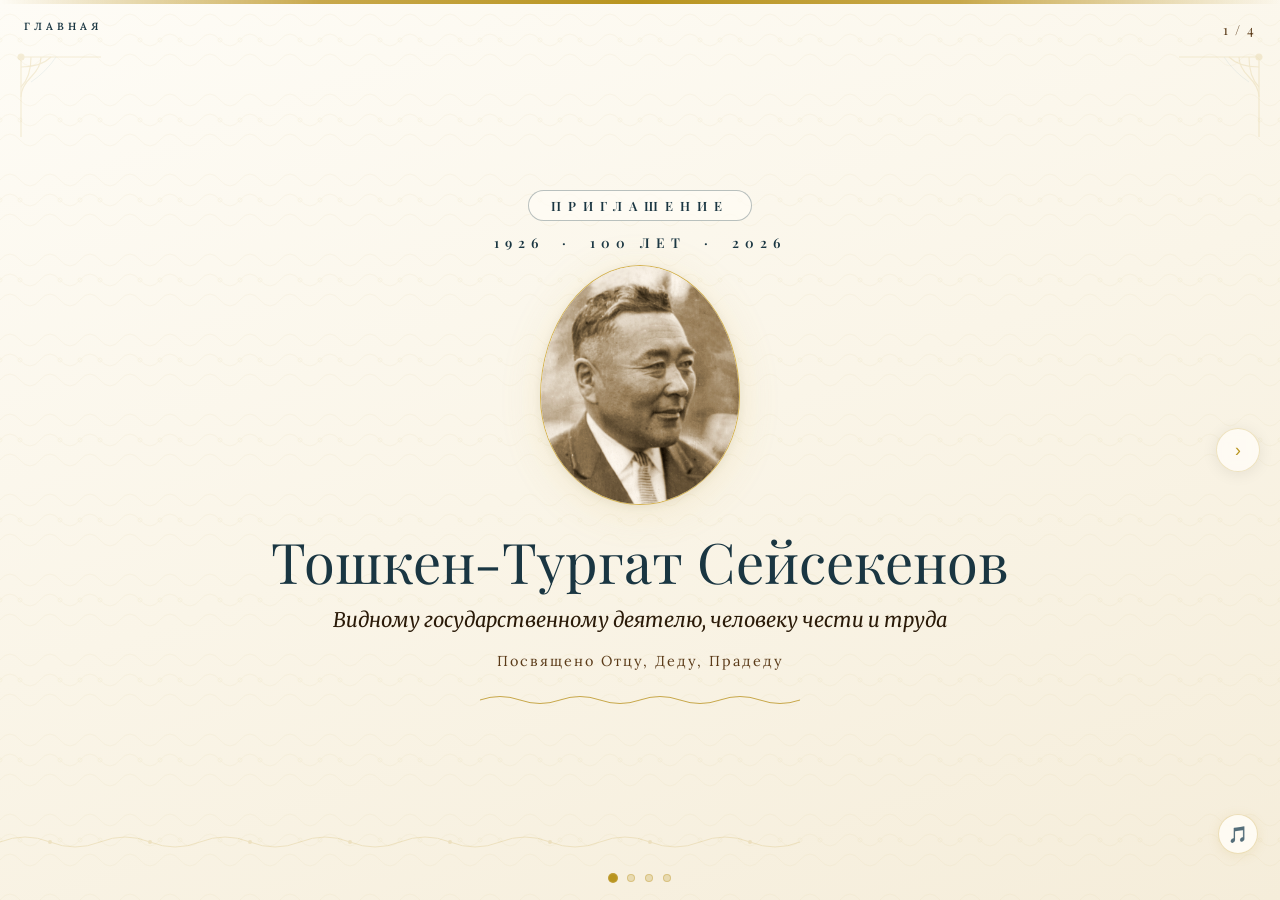
<file: index.html>
<!DOCTYPE html>
<html lang="ru">
<head>
<meta charset="UTF-8">
<meta name="viewport" content="width=device-width,initial-scale=1.0">
<title>100 лет — Тошкен-Тургат Сейсекенов</title>
<link rel="stylesheet" href="style.css">
</head>
<body>

<div class="orn-bar"></div>

<div class="page-label" id="page-label">Главная</div>
<div class="slide-counter"><span id="cur">1</span> / 4</div>

<div class="slides-wrap" id="slides">

  <!-- SLIDE 1: ГЛАВНАЯ -->
  <div class="slide active" data-label="Главная">
    <svg class="kaz-corner tl" viewBox="0 0 90 90" xmlns="http://www.w3.org/2000/svg"><g stroke="#C8A84B" stroke-width="1.2" fill="none"><path d="M5,5 Q45,5 85,5 M5,5 Q5,45 5,85"/><path d="M15,5 Q15,25 5,35"/><path d="M5,15 Q25,15 35,5"/><path d="M25,5 Q25,15 15,25 Q5,35 5,45"/><circle cx="5" cy="5" r="3" fill="#C8A84B"/><path d="M40,5 Q30,20 15,30" stroke="#5B8FA8" stroke-width=".8" opacity=".7"/></g></svg>
    <svg class="kaz-corner tr" viewBox="0 0 90 90" xmlns="http://www.w3.org/2000/svg"><g stroke="#C8A84B" stroke-width="1.2" fill="none"><path d="M5,5 Q45,5 85,5 M5,5 Q5,45 5,85"/><path d="M15,5 Q15,25 5,35"/><path d="M5,15 Q25,15 35,5"/><path d="M25,5 Q25,15 15,25 Q5,35 5,45"/><circle cx="5" cy="5" r="3" fill="#C8A84B"/><path d="M40,5 Q30,20 15,30" stroke="#5B8FA8" stroke-width=".8" opacity=".7"/></g></svg>
    <svg class="kaz-strip-bot" viewBox="0 0 800 28" preserveAspectRatio="none" xmlns="http://www.w3.org/2000/svg"><g stroke="#C8A84B" stroke-width="1" fill="none"><path d="M0,14 Q25,4 50,14 Q75,24 100,14 Q125,4 150,14 Q175,24 200,14 Q225,4 250,14 Q275,24 300,14 Q325,4 350,14 Q375,24 400,14 Q425,4 450,14 Q475,24 500,14 Q525,4 550,14 Q575,24 600,14 Q625,4 650,14 Q675,24 700,14 Q725,4 750,14 Q775,24 800,14"/></g><g fill="#C8A84B"><circle cx="50" cy="14" r="2"/><circle cx="150" cy="14" r="2"/><circle cx="250" cy="14" r="2"/><circle cx="350" cy="14" r="2"/><circle cx="450" cy="14" r="2"/><circle cx="550" cy="14" r="2"/><circle cx="650" cy="14" r="2"/><circle cx="750" cy="14" r="2"/></g></svg>
    <div class="invite-badge">ПРИГЛАШЕНИЕ</div>
    <div class="hero-year-badge">1926 &nbsp;·&nbsp; 100 лет &nbsp;·&nbsp; 2026</div>
    <img class="hero-portrait" src="portrait.png" alt="Тошкен-Тургат Сейсекенов">
    <h1 class="hero-title">Тошкен-Тургат Сейсекенов</h1>
    <p class="hero-sub">Видному государственному деятелю, человеку чести и труда</p>
    <p class="hero-ded">Посвящено Отцу, Деду, Прадеду</p>
    <svg class="hero-orn" width="320" height="20" viewBox="0 0 320 20" xmlns="http://www.w3.org/2000/svg"><g stroke="#C8A84B" stroke-width="1" fill="none"><path d="M0,10 Q20,3 40,10 Q60,17 80,10 Q100,3 120,10 Q140,17 160,10 Q180,3 200,10 Q220,17 240,10 Q260,3 280,10 Q300,17 320,10"/></g></svg>
  </div>

  <!-- SLIDE 2: О ЛИЧНОСТИ -->
  <div class="slide" data-label="О личности">
    <svg class="kaz-corner tl" viewBox="0 0 90 90" xmlns="http://www.w3.org/2000/svg"><g stroke="#C8A84B" stroke-width="1.2" fill="none"><path d="M5,5 Q45,5 85,5 M5,5 Q5,45 5,85"/><path d="M15,5 Q15,25 5,35"/><path d="M5,15 Q25,15 35,5"/><circle cx="5" cy="5" r="3" fill="#C8A84B"/><path d="M40,5 Q30,20 15,30" stroke="#5B8FA8" stroke-width=".8" opacity=".7"/></g></svg>
    <svg class="kaz-corner tr" viewBox="0 0 90 90" xmlns="http://www.w3.org/2000/svg"><g stroke="#C8A84B" stroke-width="1.2" fill="none"><path d="M5,5 Q45,5 85,5 M5,5 Q5,45 5,85"/><path d="M15,5 Q15,25 5,35"/><path d="M5,15 Q25,15 35,5"/><circle cx="5" cy="5" r="3" fill="#C8A84B"/><path d="M40,5 Q30,20 15,30" stroke="#5B8FA8" stroke-width=".8" opacity=".7"/></g></svg>
    <div class="about-card">
      <span class="slide-label">О личности</span>
      <p class="about-text">
        <strong>Дорогие родственники, друзья, земляки!</strong><br><br>
        Сердечно приглашаем вас на памятное мероприятие, посвящённое 100-летию
        <strong>Тошкен-Тургата Сейсекенова</strong> — выдающегося политического деятеля,
        кавалера орденов Ленина, Октябрьской революции и Трудового Красного Знамени.<br><br>
        Мероприятие объединяет память, уважение и национальную гордость.
        Оно посвящено человеку, отдавшему жизнь служению народу и родной земле.
      </p>
    </div>
  </div>

  <!-- SLIDE 3: ПРОГРАММА -->
  <div class="slide" data-label="Программа">
    <span class="slide-label">Программа мероприятия</span>
    <h2 class="sched-title">17 мая 2026 года</h2>
    <p class="sched-date">Воскресенье &nbsp;·&nbsp; с. Кош-Агач</p>
    <div class="sched-grid">
      <div class="sched-card">
        <div class="sched-time">10:00</div>
        <div class="sched-info">
          <div class="sched-name">Соревнования</div>
          <div class="sched-loc">Стадион МКОУ «Кош-Агачская СОШ им. В.И. Чаптынова» <strong>(ФОКОТ)</strong></div>
        </div>
      </div>
      <div class="sched-card">
        <div class="sched-time">12:30</div>
        <div class="sched-info">
          <div class="sched-name">Торжественная часть и награждение</div>
          <div class="sched-loc">Площадь Ленина <strong>(сцена)</strong></div>
        </div>
      </div>
      <div class="sched-card">
        <div class="sched-time">14:00</div>
        <div class="sched-info">
          <div class="sched-name">Званый обед</div>
          <div class="sched-loc">Микрорайон <strong>«Балахан»</strong>, Мечеть</div>
        </div>
      </div>
    </div>
    <div class="cd-wrap">
      <div class="cd-box"><div class="cd-n" id="cd-d">--</div><div class="cd-l">Дней</div></div>
      <div class="cd-box" style="color:var(--gold-soft);font-size:1.5rem;align-self:flex-start;padding-top:2px">·</div>
      <div class="cd-box"><div class="cd-n" id="cd-h">--</div><div class="cd-l">Часов</div></div>
      <div class="cd-box" style="color:var(--gold-soft);font-size:1.5rem;align-self:flex-start;padding-top:2px">·</div>
      <div class="cd-box"><div class="cd-n" id="cd-m">--</div><div class="cd-l">Минут</div></div>
      <div class="cd-box" style="color:var(--gold-soft);font-size:1.5rem;align-self:flex-start;padding-top:2px">·</div>
      <div class="cd-box"><div class="cd-n" id="cd-s">--</div><div class="cd-l">Секунд</div></div>
    </div>
  </div>

  <!-- SLIDE 4: ОБРАЩЕНИЕ СЕМЬИ -->
  <div class="slide" data-label="Слово семьи">
    <div class="family-card">
      <span class="slide-label">Обращение семьи</span>
      <p class="family-text">
        Жизнь Тошкен-Тургата Сейсекенова была посвящена служению —
        народу, Родине и тем, кого он любил. Высокие государственные награды —
        свидетельство силы характера, мудрости и человеческого достоинства,
        которые он пронёс через всю жизнь.<br><br>
        Мы, его потомки, несём в сердце свет его имени. В этот торжественный день
        мы приглашаем всех, кто помнит и чтит его память, разделить радость встречи
        и тепло воспоминаний.
      </p>
      <div class="family-sign">— С уважением и любовью, семья Сейсекеновых</div>
    </div>
  </div>


</div>

<!-- NAVIGATION -->
<button class="arrow hidden" id="arr-prev" onclick="go(-1)">‹</button>
<button class="arrow" id="arr-next" onclick="go(1)">›</button>

<div class="nav-dots" id="nav-dots"></div>

<!-- MUSIC -->
<div id="yt-holder" style="position:fixed;bottom:-1px;right:-1px;width:1px;height:1px;overflow:hidden;z-index:1;pointer-events:none"></div>
<button id="music-btn" onclick="toggleYT()" title="Музыка">🎵</button>

<script>
// ── SLIDES ──
var slides=document.querySelectorAll('.slide');
var labels=Array.from(slides).map(s=>s.dataset.label);
var cur=0,total=slides.length;

// Build dots
var dotsEl=document.getElementById('nav-dots');
labels.forEach(function(_,i){
  var d=document.createElement('button');
  d.className='dot'+(i===0?' active':'');
  d.onclick=function(){goTo(i)};
  dotsEl.appendChild(d);
});

function goTo(n){
  if(n<0||n>=total||n===cur)return;
  var dir=n>cur?1:-1; // 1=вперёд, -1=назад
  var prev=cur;
  // Уходящий слайд
  slides[prev].classList.add(dir>0?'exit-left':'exit-right');
  slides[prev].classList.remove('active');
  // Входящий слайд — ставим с нужной стороны
  slides[n].classList.add(dir>0?'enter-right':'enter-left');
  cur=n;
  // Небольшая задержка чтобы браузер успел применить начальный стиль
  requestAnimationFrame(function(){
    requestAnimationFrame(function(){
      slides[cur].classList.remove('enter-right','enter-left');
      slides[cur].classList.add('active');
    });
  });
  setTimeout(function(){
    slides[prev].classList.remove('exit-left','exit-right');
  },600);
  document.querySelectorAll('.dot').forEach(function(d,i){d.classList.toggle('active',i===cur)});
  document.getElementById('cur').textContent=cur+1;
  document.getElementById('page-label').textContent=labels[cur];
  document.getElementById('arr-prev').classList.toggle('hidden',cur===0);
  document.getElementById('arr-next').classList.toggle('hidden',cur===total-1);
}
function go(dir){goTo(cur+dir)}

// Keyboard
document.addEventListener('keydown',function(e){
  if(e.key==='ArrowRight'||e.key==='ArrowDown')go(1);
  if(e.key==='ArrowLeft'||e.key==='ArrowUp')go(-1);
});

// Touch: только свайп
var tx=0, ty=0, tLocked=false;

document.addEventListener('touchstart',function(e){
  tx=e.touches[0].clientX;
  ty=e.touches[0].clientY;
  tLocked=false;
},{passive:true});

document.addEventListener('touchmove',function(e){
  e.preventDefault();
},{passive:false});

document.addEventListener('touchend',function(e){
  var ex=e.changedTouches[0].clientX;
  var ey=e.changedTouches[0].clientY;
  var dx=tx-ex;
  var dy=ty-ey;
  var dist=Math.sqrt(dx*dx+dy*dy);

  // Только свайп (движение > 45px)
  if(dist>45){
    if(Math.abs(dx)>=Math.abs(dy)){
      go(dx>0?1:-1); // влево = вперёд, вправо = назад
    } else {
      go(dy>0?1:-1); // вверх = вперёд, вниз = назад
    }
  }
},{passive:false});

// Колесо мыши / два пальца на тачпаде
var wheelCooldown=false;
document.addEventListener('wheel',function(e){
  e.preventDefault();
  if(wheelCooldown)return;
  wheelCooldown=true;
  go(e.deltaY>0?1:-1);
  setTimeout(function(){wheelCooldown=false},800);
},{passive:false});

// ── COUNTDOWN ──
function tick(){
  var t=new Date('2026-05-17T10:00:00+07:00')-new Date();
  if(t<0)t=0;
  var pad=function(n){return String(Math.floor(n)).padStart(2,'0')};
  document.getElementById('cd-d').textContent=pad(t/864e5);
  document.getElementById('cd-h').textContent=pad(t%864e5/36e5);
  document.getElementById('cd-m').textContent=pad(t%36e5/6e4);
  document.getElementById('cd-s').textContent=pad(t%6e4/1e3);
}
tick();setInterval(tick,1000);

// ── MUSIC — запуск при первом клике ──
var ytPlayer=null, ytPlaying=false, musicStarted=false;

function startMusic(){
  if(musicStarted)return;
  musicStarted=true;
  // Скрываем подсказку
  var hint=document.getElementById('music-hint');
  if(hint)hint.style.opacity='0';
  var s=document.createElement('script');
  s.src='https://www.youtube.com/iframe_api';
  document.head.appendChild(s);
  window.onYouTubeIframeAPIReady=function(){
    var btn=document.getElementById('music-btn');
    ytPlayer=new YT.Player('yt-holder',{
      width:'1',height:'1',
      videoId:'o-GnLWbOD2I',
      playerVars:{autoplay:1,controls:0,loop:1,playlist:'o-GnLWbOD2I',rel:0,fs:0,iv_load_policy:3},
      events:{onReady:function(e){
        e.target.setVolume(60);
        e.target.playVideo();
        ytPlaying=true;
        btn.textContent='⏸';
        btn.classList.add('on');
        // Остановить на 2:33 (153 сек)
        var stopAt=80;  // остановить на 1:20
        var checkTimer=setInterval(function(){
          if(!ytPlayer)return;
          var t=ytPlayer.getCurrentTime();
          if(t>=stopAt){
            ytPlayer.pauseVideo();
            ytPlaying=false;
            btn.textContent='🎵';
            btn.classList.remove('on');
            clearInterval(checkTimer);
          }
        },500);
      }}
    });
  };
}

// Первый клик/тап — запуск музыки
document.addEventListener('click', startMusic, {once:true});
document.addEventListener('touchstart', startMusic, {once:true});

function toggleYT(){
  var btn=document.getElementById('music-btn');
  if(!ytPlayer)return;
  if(ytPlaying){
    ytPlayer.pauseVideo();
    btn.textContent='🎵';btn.classList.remove('on');ytPlaying=false;
  } else {
    ytPlayer.playVideo();
    btn.textContent='⏸';btn.classList.add('on');ytPlaying=true;
  }
}
</script>
</body>
</html>
</file>
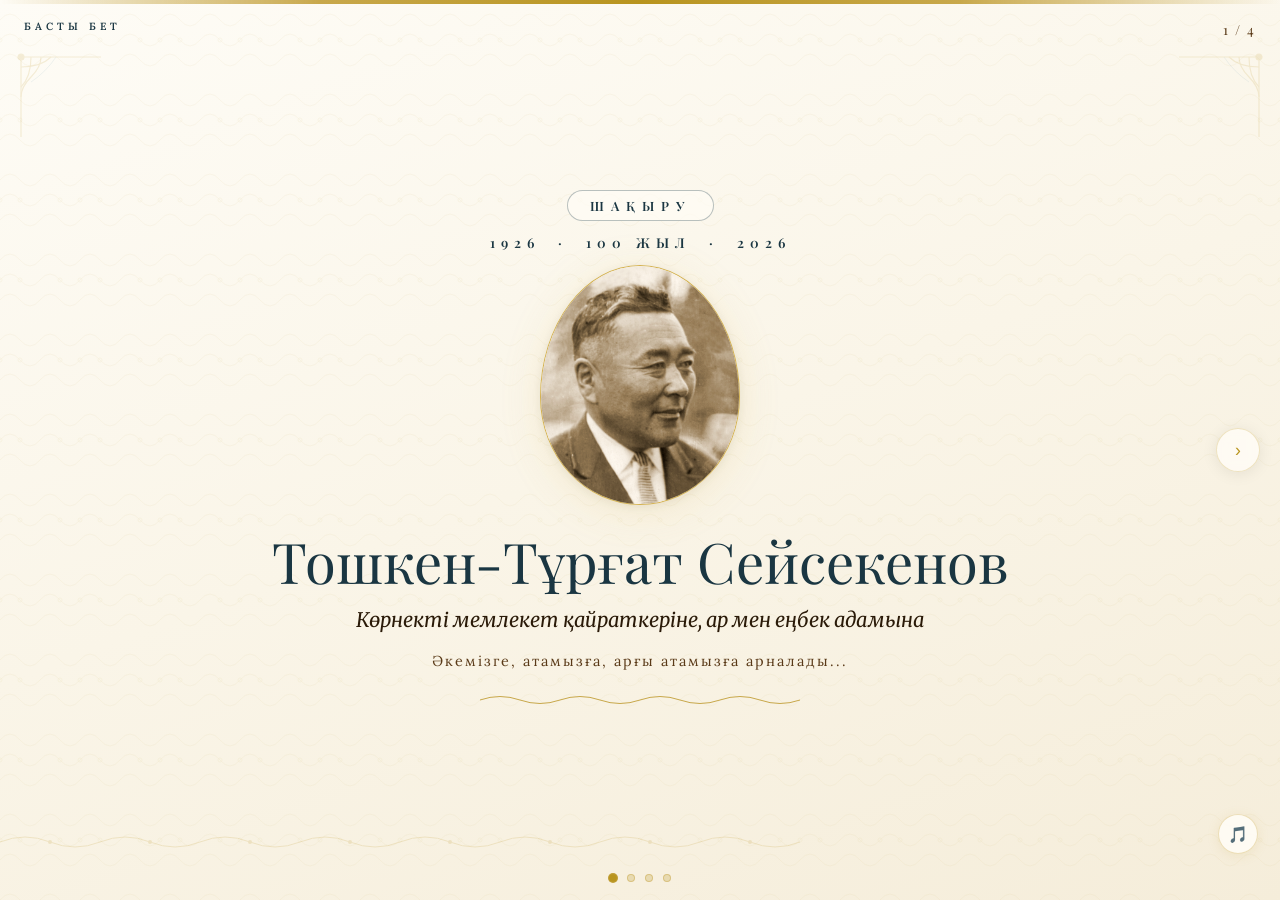
<file: index_kz.html>
<!DOCTYPE html>
<html lang="ru">
<head>
<meta charset="UTF-8">
<meta name="viewport" content="width=device-width,initial-scale=1.0">
<title>100 жыл — Тошкен-Тұрғат Сейсекенов</title>
<link rel="stylesheet" href="style.css">
</head>
<body>

<div class="orn-bar"></div>

<div class="page-label" id="page-label">Басты бет</div>
<div class="slide-counter"><span id="cur">1</span> / 4</div>

<div class="slides-wrap" id="slides">

  <!-- SLIDE 1: ГЛАВНАЯ -->
  <div class="slide active" data-label="Басты бет">
    <svg class="kaz-corner tl" viewBox="0 0 90 90" xmlns="http://www.w3.org/2000/svg"><g stroke="#C8A84B" stroke-width="1.2" fill="none"><path d="M5,5 Q45,5 85,5 M5,5 Q5,45 5,85"/><path d="M15,5 Q15,25 5,35"/><path d="M5,15 Q25,15 35,5"/><path d="M25,5 Q25,15 15,25 Q5,35 5,45"/><circle cx="5" cy="5" r="3" fill="#C8A84B"/><path d="M40,5 Q30,20 15,30" stroke="#5B8FA8" stroke-width=".8" opacity=".7"/></g></svg>
    <svg class="kaz-corner tr" viewBox="0 0 90 90" xmlns="http://www.w3.org/2000/svg"><g stroke="#C8A84B" stroke-width="1.2" fill="none"><path d="M5,5 Q45,5 85,5 M5,5 Q5,45 5,85"/><path d="M15,5 Q15,25 5,35"/><path d="M5,15 Q25,15 35,5"/><path d="M25,5 Q25,15 15,25 Q5,35 5,45"/><circle cx="5" cy="5" r="3" fill="#C8A84B"/><path d="M40,5 Q30,20 15,30" stroke="#5B8FA8" stroke-width=".8" opacity=".7"/></g></svg>
    <svg class="kaz-strip-bot" viewBox="0 0 800 28" preserveAspectRatio="none" xmlns="http://www.w3.org/2000/svg"><g stroke="#C8A84B" stroke-width="1" fill="none"><path d="M0,14 Q25,4 50,14 Q75,24 100,14 Q125,4 150,14 Q175,24 200,14 Q225,4 250,14 Q275,24 300,14 Q325,4 350,14 Q375,24 400,14 Q425,4 450,14 Q475,24 500,14 Q525,4 550,14 Q575,24 600,14 Q625,4 650,14 Q675,24 700,14 Q725,4 750,14 Q775,24 800,14"/></g><g fill="#C8A84B"><circle cx="50" cy="14" r="2"/><circle cx="150" cy="14" r="2"/><circle cx="250" cy="14" r="2"/><circle cx="350" cy="14" r="2"/><circle cx="450" cy="14" r="2"/><circle cx="550" cy="14" r="2"/><circle cx="650" cy="14" r="2"/><circle cx="750" cy="14" r="2"/></g></svg>
    <div class="invite-badge">ШАҚЫРУ</div>
    <div class="hero-year-badge">1926 &nbsp;·&nbsp; 100 жыл &nbsp;·&nbsp; 2026</div>
    <img class="hero-portrait" src="portrait.png" alt="Тошкен-Тұрғат Сейсекенов">
    <h1 class="hero-title">Тошкен-Тұрғат Сейсекенов</h1>
    <p class="hero-sub">Көрнекті мемлекет қайраткеріне, ар мен еңбек адамына</p>
    <p class="hero-ded">Әкемізге, атамызға, арғы атамызға арналады...</p>
    <svg class="hero-orn" width="320" height="20" viewBox="0 0 320 20" xmlns="http://www.w3.org/2000/svg"><g stroke="#C8A84B" stroke-width="1" fill="none"><path d="M0,10 Q20,3 40,10 Q60,17 80,10 Q100,3 120,10 Q140,17 160,10 Q180,3 200,10 Q220,17 240,10 Q260,3 280,10 Q300,17 320,10"/></g></svg>
  </div>

  <!-- SLIDE 2: О ЛИЧНОСТИ -->
  <div class="slide" data-label="Тұлға туралы">
    <svg class="kaz-corner tl" viewBox="0 0 90 90" xmlns="http://www.w3.org/2000/svg"><g stroke="#C8A84B" stroke-width="1.2" fill="none"><path d="M5,5 Q45,5 85,5 M5,5 Q5,45 5,85"/><path d="M15,5 Q15,25 5,35"/><path d="M5,15 Q25,15 35,5"/><circle cx="5" cy="5" r="3" fill="#C8A84B"/><path d="M40,5 Q30,20 15,30" stroke="#5B8FA8" stroke-width=".8" opacity=".7"/></g></svg>
    <svg class="kaz-corner tr" viewBox="0 0 90 90" xmlns="http://www.w3.org/2000/svg"><g stroke="#C8A84B" stroke-width="1.2" fill="none"><path d="M5,5 Q45,5 85,5 M5,5 Q5,45 5,85"/><path d="M15,5 Q15,25 5,35"/><path d="M5,15 Q25,15 35,5"/><circle cx="5" cy="5" r="3" fill="#C8A84B"/><path d="M40,5 Q30,20 15,30" stroke="#5B8FA8" stroke-width=".8" opacity=".7"/></g></svg>
    <div class="about-card">
      <span class="slide-label">Тұлға туралы</span>
      <p class="about-text">
        <strong>Құрметті ағайын-туыстар, достар, жерлестер!</strong><br><br>
        Сіздерді көрнекті саяси қайраткер, Ленин, Қазан революциясы және Еңбек Қызыл Ту ордендерінің иегері <strong>Тошкен-Тұрғат Сейсекеновтің</strong> 100 жылдығына арналған еске алу іс-шарасына шын жүректен шақырамыз.<br><br>
        Бұл іс-шара естелік, құрмет және ұлттық мақтанышты біріктіреді. Ол өз өмірін халыққа және туған жерге қызмет етуге арнаған тұлғаға бағышталады.
      </p>
    </div>
  </div>

  <!-- SLIDE 3: ПРОГРАММА -->
  <div class="slide" data-label="Бағдарлама">
    <span class="slide-label">Іс-шара бағдарламасы</span>
    <h2 class="sched-title">17 мамыр 2026 жыл</h2>
    <p class="sched-date">Жексенбі &nbsp;·&nbsp; Қош-Ағаш ауылы</p>
    <div class="sched-grid">
      <div class="sched-card">
        <div class="sched-time">10:00</div>
        <div class="sched-info">
          <div class="sched-name">Спорттық жарыстар</div>
          <div class="sched-loc">В.И. Чаптынов атындағы Қош-Ағаш ОМ стадионы <strong>(ФОКОТ)</strong></div>
        </div>
      </div>
      <div class="sched-card">
        <div class="sched-time">12:30</div>
        <div class="sched-info">
          <div class="sched-name">Салтанатты бөлім және марапаттау</div>
          <div class="sched-loc">Ленин алаңы <strong>(сахна)</strong></div>
        </div>
      </div>
      <div class="sched-card">
        <div class="sched-time">14:00</div>
        <div class="sched-info">
          <div class="sched-name">Ас беру</div>
          <div class="sched-loc"><strong>«Балахан»</strong> ықшамауданы, Мешіт</div>
        </div>
      </div>
    </div>
    <div class="cd-wrap">
      <div class="cd-box"><div class="cd-n" id="cd-d">--</div><div class="cd-l">Күн</div></div>
      <div class="cd-box" style="color:var(--gold-soft);font-size:1.5rem;align-self:flex-start;padding-top:2px">·</div>
      <div class="cd-box"><div class="cd-n" id="cd-h">--</div><div class="cd-l">Сағат</div></div>
      <div class="cd-box" style="color:var(--gold-soft);font-size:1.5rem;align-self:flex-start;padding-top:2px">·</div>
      <div class="cd-box"><div class="cd-n" id="cd-m">--</div><div class="cd-l">Минут</div></div>
      <div class="cd-box" style="color:var(--gold-soft);font-size:1.5rem;align-self:flex-start;padding-top:2px">·</div>
      <div class="cd-box"><div class="cd-n" id="cd-s">--</div><div class="cd-l">Секунд</div></div>
    </div>
  </div>

  <!-- SLIDE 4: ОБРАЩЕНИЕ СЕМЬИ -->
  <div class="slide" data-label="Отбасы сөзі">
    <div class="family-card">
      <span class="slide-label">Отбасы сөзі</span>
      <p class="family-text">
        Тошкен-Тұрғат Сейсекеновтің өмірі халыққа, Отанға және өзі жақсы көрген адамдарға қызмет етуге арналды. Жоғары мемлекеттік марапаттар — оның өмір бойы сақтап өткен мінез мықтылығының, даналығы мен адамгершілік қасиетінің айғағы.<br><br>
        Біз, оның ұрпақтары, атамыздың жарқын бейнесін жүрегімізде сақтаймыз. Бұл салтанатты күні оны еске алатын және құрметтейтін барша қауымды кездесу қуанышы мен жылы естеліктерді бөлісуге шақырамыз.
      </p>
      <div class="family-sign">— Құрметпен және сүйіспеншілікпен, Сейсекеновтер отбасы</div>
    </div>
  </div>


</div>

<!-- NAVIGATION -->
<button class="arrow hidden" id="arr-prev" onclick="go(-1)">‹</button>
<button class="arrow" id="arr-next" onclick="go(1)">›</button>

<div class="nav-dots" id="nav-dots"></div>

<!-- MUSIC -->
<div id="yt-holder" style="position:fixed;bottom:-1px;right:-1px;width:1px;height:1px;overflow:hidden;z-index:1;pointer-events:none"></div>
<button id="music-btn" onclick="toggleYT()" title="Әуен">🎵</button>

<script>
// ── SLIDES ──
var slides=document.querySelectorAll('.slide');
var labels=Array.from(slides).map(s=>s.dataset.label);
var cur=0,total=slides.length;

// Build dots
var dotsEl=document.getElementById('nav-dots');
labels.forEach(function(_,i){
  var d=document.createElement('button');
  d.className='dot'+(i===0?' active':'');
  d.onclick=function(){goTo(i)};
  dotsEl.appendChild(d);
});

function goTo(n){
  if(n<0||n>=total||n===cur)return;
  var dir=n>cur?1:-1; // 1=вперёд, -1=назад
  var prev=cur;
  // Уходящий слайд
  slides[prev].classList.add(dir>0?'exit-left':'exit-right');
  slides[prev].classList.remove('active');
  // Входящий слайд — ставим с нужной стороны
  slides[n].classList.add(dir>0?'enter-right':'enter-left');
  cur=n;
  // Небольшая задержка чтобы браузер успел применить начальный стиль
  requestAnimationFrame(function(){
    requestAnimationFrame(function(){
      slides[cur].classList.remove('enter-right','enter-left');
      slides[cur].classList.add('active');
    });
  });
  setTimeout(function(){
    slides[prev].classList.remove('exit-left','exit-right');
  },600);
  document.querySelectorAll('.dot').forEach(function(d,i){d.classList.toggle('active',i===cur)});
  document.getElementById('cur').textContent=cur+1;
  document.getElementById('page-label').textContent=labels[cur];
  document.getElementById('arr-prev').classList.toggle('hidden',cur===0);
  document.getElementById('arr-next').classList.toggle('hidden',cur===total-1);
}
function go(dir){goTo(cur+dir)}

// Keyboard
document.addEventListener('keydown',function(e){
  if(e.key==='ArrowRight'||e.key==='ArrowDown')go(1);
  if(e.key==='ArrowLeft'||e.key==='ArrowUp')go(-1);
});

// Touch: только свайп
var tx=0, ty=0, tLocked=false;

document.addEventListener('touchstart',function(e){
  tx=e.touches[0].clientX;
  ty=e.touches[0].clientY;
  tLocked=false;
},{passive:true});

document.addEventListener('touchmove',function(e){
  e.preventDefault();
},{passive:false});

document.addEventListener('touchend',function(e){
  var ex=e.changedTouches[0].clientX;
  var ey=e.changedTouches[0].clientY;
  var dx=tx-ex;
  var dy=ty-ey;
  var dist=Math.sqrt(dx*dx+dy*dy);

  // Только свайп (движение > 45px)
  if(dist>45){
    if(Math.abs(dx)>=Math.abs(dy)){
      go(dx>0?1:-1); // влево = вперёд, вправо = назад
    } else {
      go(dy>0?1:-1); // вверх = вперёд, вниз = назад
    }
  }
},{passive:false});

// Колесо мыши / два пальца на тачпаде
var wheelCooldown=false;
document.addEventListener('wheel',function(e){
  e.preventDefault();
  if(wheelCooldown)return;
  wheelCooldown=true;
  go(e.deltaY>0?1:-1);
  setTimeout(function(){wheelCooldown=false},800);
},{passive:false});

// ── COUNTDOWN ──
function tick(){
  var t=new Date('2026-05-17T10:00:00+07:00')-new Date();
  if(t<0)t=0;
  var pad=function(n){return String(Math.floor(n)).padStart(2,'0')};
  document.getElementById('cd-d').textContent=pad(t/864e5);
  document.getElementById('cd-h').textContent=pad(t%864e5/36e5);
  document.getElementById('cd-m').textContent=pad(t%36e5/6e4);
  document.getElementById('cd-s').textContent=pad(t%6e4/1e3);
}
tick();setInterval(tick,1000);

// ── MUSIC — запуск при первом клике ──
var ytPlayer=null, ytPlaying=false, musicStarted=false;

function startMusic(){
  if(musicStarted)return;
  musicStarted=true;
  // Скрываем подсказку
  var hint=document.getElementById('music-hint');
  if(hint)hint.style.opacity='0';
  var s=document.createElement('script');
  s.src='https://www.youtube.com/iframe_api';
  document.head.appendChild(s);
  window.onYouTubeIframeAPIReady=function(){
    var btn=document.getElementById('music-btn');
    ytPlayer=new YT.Player('yt-holder',{
      width:'1',height:'1',
      videoId:'o-GnLWbOD2I',
      playerVars:{autoplay:1,controls:0,loop:1,playlist:'o-GnLWbOD2I',rel:0,fs:0,iv_load_policy:3},
      events:{onReady:function(e){
        e.target.setVolume(60);
        e.target.playVideo();
        ytPlaying=true;
        btn.textContent='⏸';
        btn.classList.add('on');
        // Остановить на 2:33 (153 сек)
        var stopAt=80;  // остановить на 1:20
        var checkTimer=setInterval(function(){
          if(!ytPlayer)return;
          var t=ytPlayer.getCurrentTime();
          if(t>=stopAt){
            ytPlayer.pauseVideo();
            ytPlaying=false;
            btn.textContent='🎵';
            btn.classList.remove('on');
            clearInterval(checkTimer);
          }
        },500);
      }}
    });
  };
}

// Первый клик/тап — запуск музыки
document.addEventListener('click', startMusic, {once:true});
document.addEventListener('touchstart', startMusic, {once:true});

function toggleYT(){
  var btn=document.getElementById('music-btn');
  if(!ytPlayer)return;
  if(ytPlaying){
    ytPlayer.pauseVideo();
    btn.textContent='🎵';btn.classList.remove('on');ytPlaying=false;
  } else {
    ytPlayer.playVideo();
    btn.textContent='⏸';btn.classList.add('on');ytPlaying=true;
  }
}
</script>
</body>
</html>
</file>
<file: style.css>
@import url('https://fonts.googleapis.com/css2?family=Playfair+Display:ital,wght@0,400;0,500;0,600;0,700;1,400;1,500&family=Lora:ital,wght@0,400;0,500;0,600;1,400;1,500&family=Merriweather:ital,wght@0,300;0,400;0,700;1,300;1,400&display=swap');

*{margin:0;padding:0;box-sizing:border-box}
:root{
  --milk:#FEFCF6;
  --cream:#FAF5E8;
  --sand:#F0E5CC;
  --gold:#B8941E;
  --gold-soft:#C8A84B;
  --text:#111008;
  --text2:#2A1A08;
  --text3:#5A3A18;
  --azure:#3A6F8A;
  --title-color:#1A3642; /* глубокий тёмно-синий/изумрудный для заголовков */
  --white:#FFFFFF;
}
/* SPLASH SCREEN */
#splash{
  position:fixed;inset:0;z-index:9999;
  background:linear-gradient(160deg,#FEFCF6 0%,#FAF5E8 50%,#F5EDDA 100%);
  display:flex;align-items:center;justify-content:center;
  transition:opacity .7s ease;
}
.splash-inner{
  text-align:center;
  animation:splashIn .8s ease both;
}
@keyframes splashIn{from{opacity:0;transform:translateY(20px)}to{opacity:1;transform:none}}
.splash-year{
  font-family:'Playfair Display',serif;
  font-size:.75rem;letter-spacing:6px;text-transform:uppercase;
  color:var(--gold);margin-bottom:24px;opacity:.9;
}
.splash-portrait{
  width:160px;height:200px;
  border-radius:50% 50% 50% 50%/55% 55% 45% 45%;
  object-fit:cover;object-position:center top;
  border:1.5px solid var(--gold-soft);
  box-shadow:0 6px 40px rgba(200,168,75,0.18);
  filter:brightness(1.04) contrast(1.03) sepia(0.06);
  margin-bottom:20px;display:block;margin-left:auto;margin-right:auto;
}
.splash-name{
  font-family:'Playfair Display',serif;
  font-size:clamp(1.4rem,4vw,2.2rem);
  font-weight:400;color:var(--text);
  margin-bottom:8px;
}
.splash-sub{
  font-size:.78rem;letter-spacing:2px;
  color:var(--text3);margin-bottom:32px;
}
.splash-btn{
  background:transparent;
  border:1px solid var(--gold);
  color:var(--gold);
  font-family:'Playfair Display',serif;
  font-size:1.1rem;letter-spacing:3px;
  padding:12px 36px;border-radius:40px;
  cursor:pointer;
  transition:background .3s,color .3s,transform .2s;
}
.splash-btn:hover{
  background:var(--gold);color:#fff;
  transform:scale(1.04);
}

html,body{
  width:100%;height:100%;overflow:hidden;background:var(--milk);
  overscroll-behavior:none; /* запрет pull-to-refresh и закрытия */
  touch-action:none;        /* передаём управление жестами нашему коду */
}
body{font-family:'Lora',serif;color:var(--text)}

/* SLIDESHOW */
.slides-wrap{width:100%;height:100vh;position:relative;overflow:hidden}
.slide{
  position:absolute;inset:0;
  display:flex;flex-direction:column;
  display:flex;flex-direction:column;align-items:center;justify-content:center;
  padding:60px 40px;
  opacity:0;pointer-events:none;
  transition:transform .6s cubic-bezier(0.4, 0, 0.2, 1), opacity .6s ease;
  background:
    url("data:image/svg+xml,%3Csvg width='80' height='80' viewBox='0 0 80 80' xmlns='http://www.w3.org/2000/svg'%3E%3Cg fill='none' stroke='%23C8A84B' stroke-width='0.6' opacity='0.12'%3E%3Cpath d='M0,40 Q10,28 20,40 Q30,52 40,40 Q50,28 60,40 Q70,52 80,40'/%3E%3Cpath d='M0,20 Q10,8 20,20 Q30,32 40,20 Q50,8 60,20 Q70,32 80,20'/%3E%3Cpath d='M0,60 Q10,48 20,60 Q30,72 40,60 Q50,48 60,60 Q70,72 80,60'/%3E%3Ccircle cx='20' cy='40' r='2'/%3E%3Ccircle cx='60' cy='40' r='2'/%3E%3Ccircle cx='0' cy='40' r='2'/%3E%3Ccircle cx='80' cy='40' r='2'/%3E%3C/g%3E%3C/svg%3E") repeat,
    linear-gradient(160deg,#FEFCF6 0%,#FAF5E8 50%,#F5EDDA 100%);
}
.slide.active{opacity:1;transform:translateX(0);pointer-events:all}
.slide.exit-left{opacity:0;transform:translateX(-60px)}
.slide.exit-right{opacity:0;transform:translateX(60px)}
.slide.enter-right{opacity:0;transform:translateX(60px)}
.slide.enter-left{opacity:0;transform:translateX(-60px)}

/* CASCADING ENTRANCE ANIMATION (ВАРИАНТ 1) */
@keyframes slideUpFade {
  from { opacity: 0; transform: translateY(20px); }
  to { opacity: 1; transform: translateY(0); }
}
.slide.active .invite-badge { animation: slideUpFade 0.8s cubic-bezier(0.2, 0.8, 0.2, 1) both 0.2s; }
.slide.active .hero-year-badge { animation: slideUpFade 0.8s cubic-bezier(0.2, 0.8, 0.2, 1) both 0.3s; }
.slide.active .hero-title { animation: slideUpFade 0.8s cubic-bezier(0.2, 0.8, 0.2, 1) both 0.4s; }
.slide.active .hero-sub { animation: slideUpFade 0.8s cubic-bezier(0.2, 0.8, 0.2, 1) both 0.5s; }
.slide.active .hero-ded { animation: slideUpFade 0.8s cubic-bezier(0.2, 0.8, 0.2, 1) both 0.6s; }
.slide.active .hero-orn { animation: slideUpFade 0.8s cubic-bezier(0.2, 0.8, 0.2, 1) both 0.7s; }

.slide.active .slide-label { animation: slideUpFade 0.8s cubic-bezier(0.2, 0.8, 0.2, 1) both 0.2s; }
.slide.active .about-text, .slide.active .family-text { animation: slideUpFade 0.8s cubic-bezier(0.2, 0.8, 0.2, 1) both 0.4s; }
.slide.active .family-sign { animation: slideUpFade 0.8s cubic-bezier(0.2, 0.8, 0.2, 1) both 0.6s; }

.slide.active .sched-title { animation: slideUpFade 0.8s cubic-bezier(0.2, 0.8, 0.2, 1) both 0.2s; }
.slide.active .sched-date { animation: slideUpFade 0.8s cubic-bezier(0.2, 0.8, 0.2, 1) both 0.3s; }
.slide.active .sched-card:nth-child(1) { animation: slideUpFade 0.8s cubic-bezier(0.2, 0.8, 0.2, 1) both 0.4s; }
.slide.active .sched-card:nth-child(2) { animation: slideUpFade 0.8s cubic-bezier(0.2, 0.8, 0.2, 1) both 0.5s; }
.slide.active .sched-card:nth-child(3) { animation: slideUpFade 0.8s cubic-bezier(0.2, 0.8, 0.2, 1) both 0.6s; }
.slide.active .cd-wrap { animation: slideUpFade 0.8s cubic-bezier(0.2, 0.8, 0.2, 1) both 0.8s; }

/* NAV DOTS */
.nav-dots{
  position:fixed;bottom:28px;left:50%;transform:translateX(-50%);
  display:flex;gap:10px;z-index:100;
}
.dot{
  width:8px;height:8px;border-radius:50%;
  background:rgba(200,168,75,0.3);
  border:1px solid rgba(200,168,75,0.5);
  cursor:pointer;transition:background .3s,transform .3s;
}
.dot.active{background:var(--gold);transform:scale(1.25)}

/* ARROWS */
.arrow{
  position:fixed;top:50%;z-index:100;transform:translateY(-50%);
  background:rgba(255,252,246,0.85);
  border:1px solid rgba(200,168,75,0.3);
  border-radius:50%;width:44px;height:44px;
  display:flex;align-items:center;justify-content:center;
  cursor:pointer;font-size:1.1rem;color:var(--gold);
  backdrop-filter:blur(6px);
  box-shadow:0 2px 16px rgba(0,0,0,0.08);
  transition:opacity .3s,transform .2s;user-select:none;
}
.arrow:hover{transform:translateY(-50%) scale(1.08)}
.arrow.hidden{opacity:0;pointer-events:none}
#arr-prev{left:20px}
#arr-next{right:20px}

/* LABELS */
.slide-counter{position:fixed;top:20px;right:24px;z-index:100;font-family:'Playfair Display',serif;font-size:.85rem;color:var(--text3);letter-spacing:2px}
.page-label{position:fixed;top:20px;left:24px;z-index:100;font-size:.65rem;letter-spacing:4px;text-transform:uppercase;color:var(--title-color);opacity:1;font-weight:600}

/* TOP BAR */
.orn-bar{position:fixed;top:0;left:0;right:0;height:4px;background:linear-gradient(90deg,transparent,var(--gold-soft),var(--gold),var(--gold-soft),transparent);z-index:100}

/* INVITE BADGE */
.invite-badge{
  font-family:'Playfair Display',serif;
  font-size:.8rem;letter-spacing:7px;text-transform:uppercase;
  color:var(--title-color);border:1px solid rgba(26,54,66,0.3);
  padding:6px 22px;border-radius:30px;
  margin-bottom:12px;display:inline-block;
  background:rgba(255,252,246,0.7);
  font-weight:600;
}

/* SLIDE 1: HERO */
.hero-portrait{
  width:200px;height:240px;
  border-radius:50% 50% 50% 50%/55% 55% 45% 45%;
  object-fit:cover;object-position:center top;
  border:1.5px solid var(--gold-soft);
  box-shadow:0 6px 40px rgba(200,168,75,0.18),0 2px 12px rgba(0,0,0,0.07);
  filter:brightness(1.04) contrast(1.03) sepia(0.06);
  margin-bottom:22px;
  animation: portraitBreath 6s ease-in-out infinite;
}
@keyframes portraitBreath {
  0%, 100% { transform: translateY(0) scale(1); box-shadow: 0 6px 40px rgba(184,148,30,0.15), 0 2px 12px rgba(0,0,0,0.07); }
  50% { transform: translateY(-5px) scale(1.015); box-shadow: 0 15px 50px rgba(184,148,30,0.35), 0 5px 15px rgba(0,0,0,0.05); }
}
.hero-year-badge{font-family:'Playfair Display',serif;font-size:.85rem;letter-spacing:6px;text-transform:uppercase;color:var(--title-color);margin-bottom:14px;opacity:1;font-weight:600}
.hero-title{font-family:'Playfair Display',serif;font-size:clamp(2rem,5vw,3.5rem);font-weight:400;color:var(--title-color);text-align:center;line-height:1.2;margin-bottom:10px}
.hero-sub{font-family:'Merriweather',serif;font-size:clamp(1rem,2.2vw,1.25rem);font-style:italic;color:var(--text2);text-align:center;margin-bottom:16px;line-height:1.6}
.hero-ded{font-size:.9rem;letter-spacing:2px;color:var(--text3);text-align:center}
.hero-orn{margin-top:20px;opacity:.35}

/* KAZAKH CORNER ORNAMENTS */
.kaz-corner{
  position:absolute;
  width:90px;height:90px;
  opacity:0.18;
  pointer-events:none;
  animation: ornamentPulse 8s ease-in-out infinite;
}
@keyframes ornamentPulse {
  0%, 100% { opacity: 0.15; filter: drop-shadow(0 0 0px transparent); }
  50% { opacity: 0.45; filter: drop-shadow(0 0 6px rgba(184,148,30,0.5)); }
}
.kaz-corner.tl{top:52px;left:16px;animation-delay:0s}
.kaz-corner.tr{top:52px;right:16px;transform:scaleX(-1);animation-delay:1s}
.kaz-corner.bl{bottom:48px;left:16px;transform:scaleY(-1);animation-delay:2s}
.kaz-corner.br{bottom:48px;right:16px;transform:scale(-1);animation-delay:3s}

/* SLIDE TOP/BOTTOM ORNAMENT STRIPS */
.kaz-strip-top,.kaz-strip-bot{
  position:absolute;left:0;right:0;
  height:28px;pointer-events:none;
  opacity:0.22;
}
.kaz-strip-top{top:44px}
.kaz-strip-bot{bottom:44px}

/* CARD ORNAMENT BORDER */
.about-card,.family-card{
  position:relative;
}
.about-card::after,.family-card::after{
  content:'';
  position:absolute;inset:0;
  border-radius:12px;
  background:
    url("data:image/svg+xml,%3Csvg width='20' height='20' viewBox='0 0 20 20' xmlns='http://www.w3.org/2000/svg'%3E%3Cpath d='M0,10 Q5,4 10,10 Q15,16 20,10' fill='none' stroke='%23C8A84B' stroke-width='0.5' opacity='0.3'/%3E%3C/svg%3E") repeat-x top,
    url("data:image/svg+xml,%3Csvg width='20' height='20' viewBox='0 0 20 20' xmlns='http://www.w3.org/2000/svg'%3E%3Cpath d='M0,10 Q5,4 10,10 Q15,16 20,10' fill='none' stroke='%23C8A84B' stroke-width='0.5' opacity='0.3'/%3E%3C/svg%3E") repeat-x bottom;
  background-size:20px 8px;
  background-position:top 6px center, bottom 6px center;
  pointer-events:none;z-index:0;
}
.about-card > *,.family-card > *{position:relative;z-index:1}

/* SLIDE 2: ABOUT */
.about-card{max-width:700px;width:100%;background:rgba(255,252,246,0.85);border:1px solid rgba(184,148,30,0.25);border-radius:12px;padding:44px 48px;box-shadow:0 2px 30px rgba(200,168,75,0.08)}
.slide-label{font-size:.75rem;letter-spacing:5px;text-transform:uppercase;color:var(--title-color);margin-bottom:16px;display:block;text-align:center;font-weight:600}
.about-text{font-family:'Playfair Display',serif;font-size:clamp(1.15rem,2.5vw,1.4rem);line-height:2;color:var(--text2);text-align:center}
.about-text strong{color:var(--text);font-weight:700}

/* SLIDE 3: SCHEDULE */
.sched-title{font-family:'Playfair Display',serif;font-size:clamp(1.7rem,4vw,2.6rem);color:var(--title-color);margin-bottom:8px;text-align:center;font-weight:400}
.sched-date{font-size:.85rem;letter-spacing:4px;text-transform:uppercase;color:var(--title-color);margin-bottom:32px;text-align:center;font-weight:600}
.sched-grid{display:grid;grid-template-columns:repeat(auto-fit,minmax(200px,1fr));gap:18px;max-width:680px;width:100%;margin-bottom:32px}
.sched-card{background:rgba(255,252,246,0.9);border:1px solid rgba(184,148,30,0.25);border-radius:12px;padding:28px 22px;text-align:center;box-shadow:0 2px 16px rgba(0,0,0,0.06)}
.sched-card::before{content:'';display:block;width:40px;height:1.5px;background:var(--gold);margin:0 auto 16px;opacity:.8}
.sched-time{font-family:'Playfair Display',serif;font-size:2.6rem;color:var(--gold);font-weight:400;margin-bottom:6px}
.sched-name{font-size:.82rem;letter-spacing:2px;text-transform:uppercase;color:var(--title-color);margin-bottom:10px;font-weight:700}
.sched-loc{font-size:1rem;color:var(--text2);line-height:1.7;font-weight:400}
.sched-loc strong{color:var(--text);font-weight:700}
.cd-wrap{display:flex;gap:16px;flex-wrap:wrap;justify-content:center}
.cd-box{text-align:center}
.cd-n{font-family:'Playfair Display',serif;font-size:2.6rem;color:var(--text);line-height:1}
.cd-l{font-size:.68rem;letter-spacing:3px;text-transform:uppercase;color:var(--text3);margin-top:4px}

/* SLIDE 4: FAMILY */
.family-card{max-width:700px;width:100%;background:rgba(255,252,246,0.85);border:1px solid rgba(184,148,30,0.25);border-radius:12px;padding:44px 48px;box-shadow:0 2px 30px rgba(200,168,75,0.08);text-align:center}
.family-text{font-family:'Merriweather',serif;font-size:clamp(1rem,2.3vw,1.2rem);line-height:2;color:var(--text2);font-style:italic;margin-bottom:24px}
.family-sign{font-family:'Merriweather',serif;font-size:1rem;color:var(--title-color);font-weight:700}

/* SLIDE 5: LOCATION */
.loc-title{font-family:'Playfair Display',serif;font-size:clamp(1.5rem,3.5vw,2.4rem);color:var(--title-color);margin-bottom:30px;text-align:center;font-weight:400}
.loc-grid{display:grid;grid-template-columns:repeat(auto-fit,minmax(200px,1fr));gap:16px;max-width:600px;width:100%}
.loc-item{background:rgba(255,252,246,0.8);border:1px solid rgba(200,168,75,0.2);border-radius:12px;padding:24px 20px;text-align:center;box-shadow:0 2px 14px rgba(0,0,0,0.04)}
.loc-ico{font-size:1.8rem;margin-bottom:10px;display:block}
.loc-label{font-size:.65rem;letter-spacing:4px;text-transform:uppercase;color:var(--gold);margin-bottom:8px}
.loc-val{font-family:'Playfair Display',serif;font-size:1.05rem;color:var(--text2);line-height:1.6}
.loc-footer{margin-top:30px;font-size:.72rem;letter-spacing:2px;color:var(--text3);text-align:center;opacity:.7}

/* MUSIC */
#music-btn{
  position:fixed;bottom:60px;right:22px;z-index:100;
  width:40px;height:40px;border-radius:50%;
  background:rgba(255,252,246,0.9);border:1px solid rgba(200,168,75,0.35);
  cursor:pointer;display:flex;align-items:center;justify-content:center;
  font-size:1rem;color:var(--gold);
  box-shadow:0 2px 12px rgba(200,168,75,0.15);transition:transform .2s;
}
#music-btn:hover{transform:scale(1.1)}
#music-btn.on::before{content:'';position:absolute;inset:-5px;border-radius:50%;border:1.5px solid rgba(200,168,75,0.4);animation:mring 1.6s ease-out infinite}
@keyframes mring{0%{transform:scale(1);opacity:.8}100%{transform:scale(1.7);opacity:0}}

@media(max-width:600px){
  /* SLIDE padding */
  .slide{padding:50px 16px 70px}

  /* ARROWS — скрыть */
  .arrow{display:none}

  /* DOTS */
  .nav-dots{bottom:18px;gap:12px}
  .dot{width:10px;height:10px}

  /* COUNTER & LABEL */
  .slide-counter{top:12px;right:12px;font-size:.72rem}
  .page-label{top:12px;left:12px;font-size:.58rem}
  .orn-bar{height:3px}

  /* HERO */
  .hero-portrait{width:150px;height:185px;margin-bottom:12px}
  .invite-badge{font-size:.68rem;letter-spacing:4px;padding:5px 16px;margin-bottom:6px}
  .hero-year-badge{font-size:.65rem;letter-spacing:3px;margin-bottom:8px}
  .hero-title{font-size:1.55rem;margin-bottom:6px}
  .hero-sub{font-size:1rem;margin-bottom:6px}
  .hero-ded{font-size:.78rem}
  .hero-orn{width:200px}

  /* CORNER ORNAMENTS */
  .kaz-corner{width:50px;height:50px}
  .kaz-corner.tl{top:44px;left:6px}
  .kaz-corner.tr{top:44px;right:6px}

  /* ABOUT / FAMILY */
  .about-card,.family-card{padding:22px 18px;border-radius:10px}
  .about-text,.family-text{font-size:1.15rem;line-height:1.9;color:var(--text2)}
  .slide-label{font-size:.68rem;letter-spacing:4px;margin-bottom:10px}
  .family-sign{font-size:1.05rem}

  /* SCHEDULE — компактный горизонтальный вид */
  .sched-title{font-size:1.35rem;margin-bottom:4px;color:var(--title-color)}
  .sched-date{font-size:.75rem;margin-bottom:14px;letter-spacing:2px;color:var(--title-color);font-weight:600}

  .sched-grid{
    display:flex;
    flex-direction:column;
    gap:8px;
    width:100%;
    max-width:380px;
    margin-bottom:16px;
  }
  /* Горизонтальная компактная карточка */
  .sched-card{
    display:flex;
    align-items:center;
    gap:14px;
    padding:12px 16px;
    border-radius:10px;
    text-align:left;
  }
  .sched-card::before{
    display:none; /* убираем декор. линию сверху */
  }
  /* Псевдо-вертикальная линия вместо */
  .sched-card::after{
    content:'';
    display:block;
    width:2px;height:100%;
    background:var(--gold-soft);
    position:absolute;left:0;top:0;bottom:0;
    border-radius:2px;
    opacity:.5;
  }
  .sched-card{position:relative;overflow:hidden}
  .sched-time{
    font-size:1.7rem;
    min-width:62px;
    margin-bottom:0;
    flex-shrink:0;
    color:var(--gold);
  }
  .sched-info{flex:1}
  .sched-name{
    font-size:.72rem;
    margin-bottom:3px;
    color:var(--title-color);
    font-weight:700;
    letter-spacing:1px;
  }
  .sched-loc{
    font-size:.95rem;
    line-height:1.4;
    color:var(--text2);
    font-weight:400;
  }

  /* COUNTDOWN — одна строка */
  .cd-wrap{gap:8px;flex-wrap:nowrap}
  .cd-box{min-width:44px}
  .cd-n{font-size:1.6rem}
  .cd-l{font-size:.5rem;letter-spacing:2px}

  /* MUSIC BTN */
  #music-btn{bottom:46px;right:12px;width:42px;height:42px;font-size:1rem}
}

@supports(padding-bottom:env(safe-area-inset-bottom)){
  .nav-dots{bottom:calc(18px + env(safe-area-inset-bottom))}
  #music-btn{bottom:calc(46px + env(safe-area-inset-bottom))}
}
</file>
